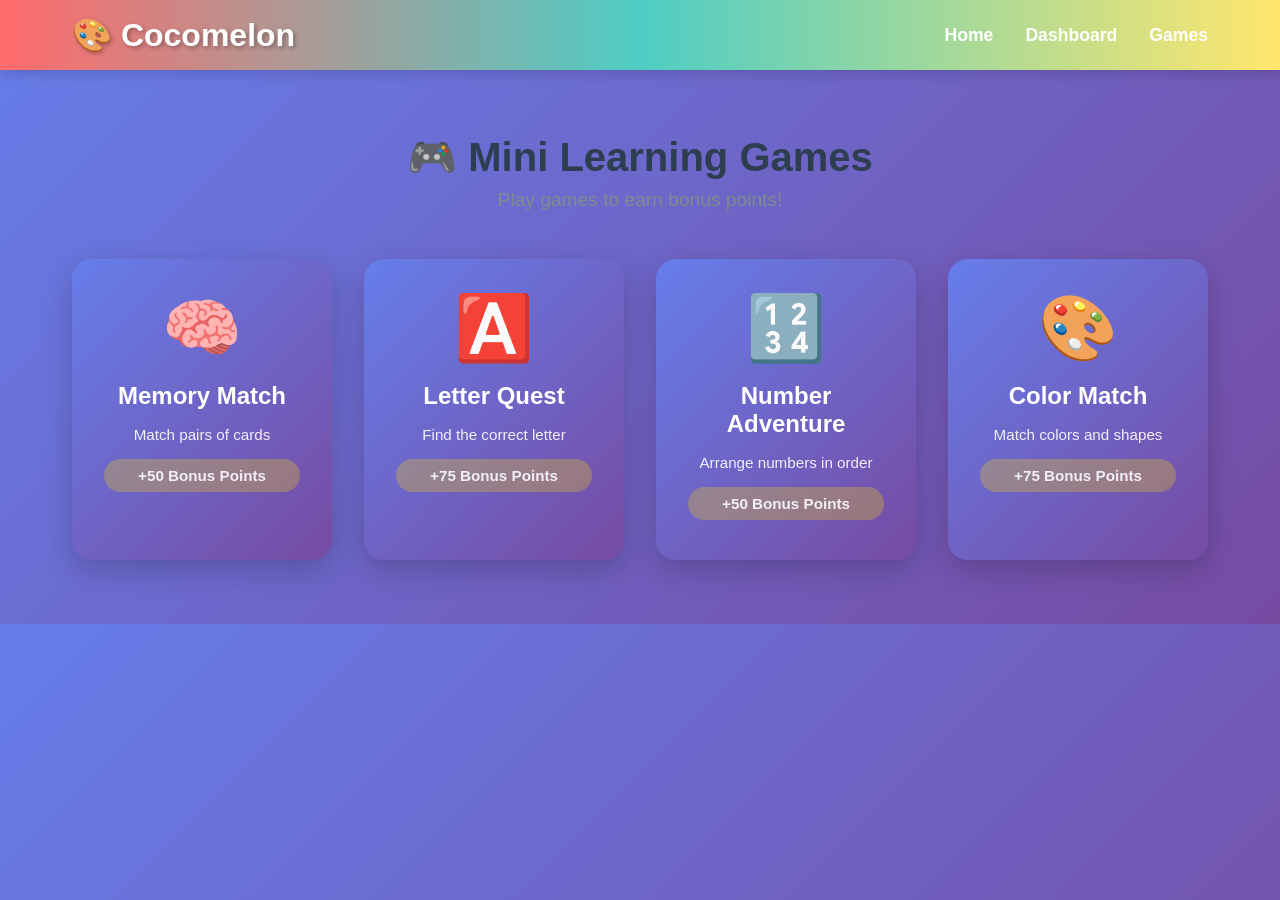
<file: games.html>
<!DOCTYPE html>
<html lang="en">
<head>
    <meta charset="UTF-8">
    <meta name="viewport" content="width=device-width, initial-scale=1.0">
    <title>Mini Games - Cocomelon Learning Hub</title>
    <link rel="stylesheet" href="style.css">
    <link rel="stylesheet" href="games.css">
</head>
<body>
    <!-- Navigation -->
    <nav class="navbar">
        <div class="nav-container">
            <div class="logo">🎨 Cocomelon</div>
            <ul class="nav-menu">
                <li><a href="index.html">Home</a></li>
                <li><a href="dashboard.html">Dashboard</a></li>
                <li><a href="games.html" class="active">Games</a></li>
            </ul>
        </div>
    </nav>

    <!-- Games Container -->
    <div class="games-container">
        <h1>🎮 Mini Learning Games</h1>
        <p class="subtitle">Play games to earn bonus points!</p>

        <div class="games-menu">
            <div class="game-menu-card" onclick="startGame('memory')">
                <div class="game-menu-icon">🧠</div>
                <h3>Memory Match</h3>
                <p>Match pairs of cards</p>
                <p class="reward">+50 Bonus Points</p>
            </div>

            <div class="game-menu-card" onclick="startGame('alphabet')">
                <div class="game-menu-icon">🅰️</div>
                <h3>Letter Quest</h3>
                <p>Find the correct letter</p>
                <p class="reward">+75 Bonus Points</p>
            </div>

            <div class="game-menu-card" onclick="startGame('numbers')">
                <div class="game-menu-icon">🔢</div>
                <h3>Number Adventure</h3>
                <p>Arrange numbers in order</p>
                <p class="reward">+50 Bonus Points</p>
            </div>

            <div class="game-menu-card" onclick="startGame('colors')">
                <div class="game-menu-icon">🎨</div>
                <h3>Color Match</h3>
                <p>Match colors and shapes</p>
                <p class="reward">+75 Bonus Points</p>
            </div>
        </div>
    </div>

    <!-- Memory Game -->
    <div id="memoryGameModal" class="game-modal">
        <div class="game-content">
            <div class="game-header">
                <h2>🧠 Memory Match</h2>
                <button class="close-game" onclick="closeGame()">&times;</button>
            </div>
            <div class="game-info">
                <p>Score: <span id="memoryScore">0</span>/8</p>
                <p>Time: <span id="memoryTime">0</span>s</p>
            </div>
            <div class="memory-grid" id="memoryGrid"></div>
            <button class="play-again-btn" onclick="resetMemoryGame()" style="display:none" id="memoryReplay">Play Again</button>
        </div>
    </div>

    <!-- Alphabet Game -->
    <div id="alphabetGameModal" class="game-modal">
        <div class="game-content">
            <div class="game-header">
                <h2>🅰️ Letter Quest</h2>
                <button class="close-game" onclick="closeGame()">&times;</button>
            </div>
            <div class="game-info">
                <p>Question: <span id="alphabetQuestion">1</span>/5</p>
                <p>Score: <span id="alphabetScore">0</span></p>
            </div>
            <div class="alphabet-game">
                <p id="alphabetPrompt" class="prompt">Find the letter...</p>
                <div class="alphabet-options" id="alphabetOptions"></div>
                <div class="progress-bar">
                    <div class="progress-fill" id="alphabetProgress" style="width: 0%"></div>
                </div>
            </div>
        </div>
    </div>

    <!-- Numbers Game -->
    <div id="numbersGameModal" class="game-modal">
        <div class="game-content">
            <div class="game-header">
                <h2>🔢 Number Adventure</h2>
                <button class="close-game" onclick="closeGame()">&times;</button>
            </div>
            <div class="game-info">
                <p>Question: <span id="numbersQuestion">1</span>/5</p>
                <p>Score: <span id="numbersScore">0</span></p>
            </div>
            <div class="numbers-game">
                <p class="prompt">Arrange these numbers from smallest to largest:</p>
                <div class="numbers-display" id="numbersDisplay"></div>
                <div class="draggable-numbers" id="draggableNumbers"></div>
                <button class="submit-btn" onclick="checkNumbersAnswer()">Submit Answer</button>
            </div>
        </div>
    </div>

    <!-- Colors Game -->
    <div id="colorsGameModal" class="game-modal">
        <div class="game-content">
            <div class="game-header">
                <h2>🎨 Color Match</h2>
                <button class="close-game" onclick="closeGame()">&times;</button>
            </div>
            <div class="game-info">
                <p>Question: <span id="colorsQuestion">1</span>/5</p>
                <p>Score: <span id="colorsScore">0</span></p>
            </div>
            <div class="colors-game">
                <p id="colorPrompt" class="prompt">Find the color...</p>
                <div class="color-options" id="colorOptions"></div>
                <div class="progress-bar">
                    <div class="progress-fill" id="colorProgress" style="width: 0%"></div>
                </div>
            </div>
        </div>
    </div>

    <!-- Game Over Modal -->
    <div id="gameOverModal" class="game-modal">
        <div class="game-over-content">
            <h2>🎉 Game Complete!</h2>
            <div class="game-over-stats">
                <p class="final-score">Score: <span id="finalScore">0</span></p>
                <p class="bonus-points">Bonus Points Earned: <span id="bonusPoints">0</span> ⭐</p>
            </div>
            <div class="game-over-buttons">
                <button onclick="playAgain()">Play Again</button>
                <button onclick="backToDashboard()">Back to Dashboard</button>
            </div>
        </div>
    </div>

    <script src="games.js"></script>
</body>
</html>
</file>
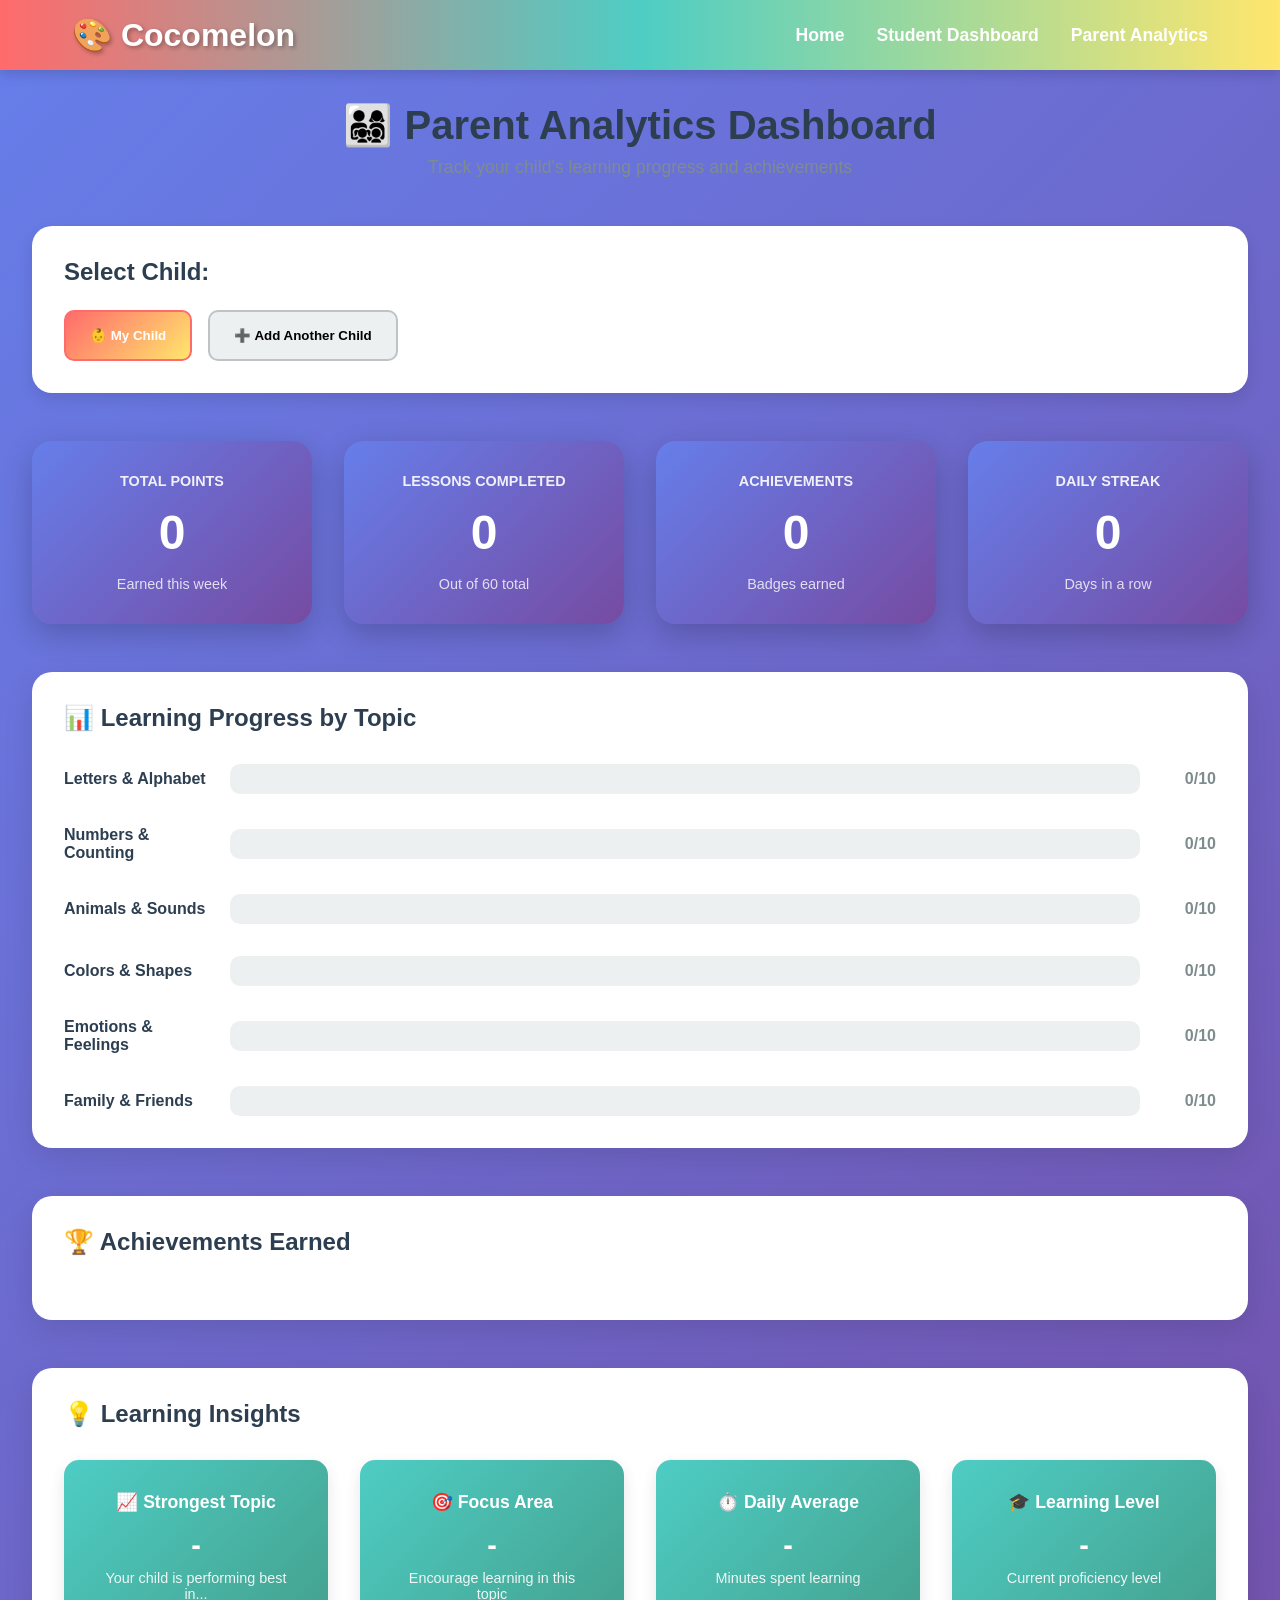
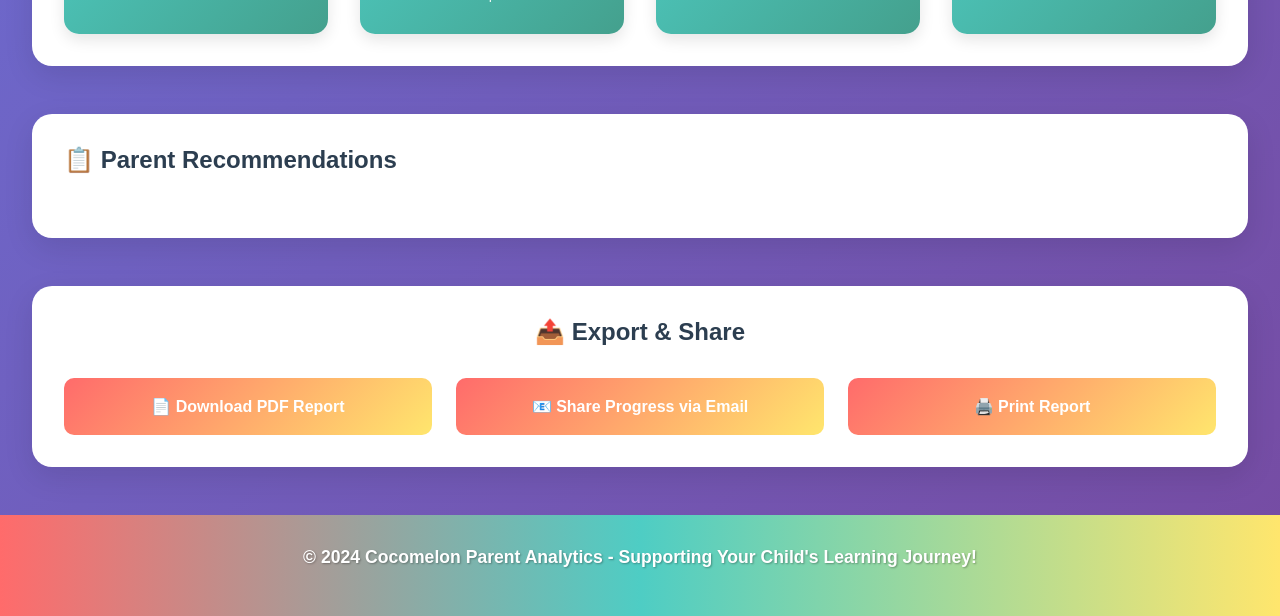
<file: parent-analytics.html>
<!DOCTYPE html>
<html lang="en">
<head>
    <meta charset="UTF-8">
    <meta name="viewport" content="width=device-width, initial-scale=1.0">
    <title>Parent Analytics - Cocomelon Learning Hub</title>
    <link rel="stylesheet" href="style.css">
    <link rel="stylesheet" href="parent-analytics.css">
</head>
<body>
    <!-- Navigation -->
    <nav class="navbar">
        <div class="nav-container">
            <div class="logo">🎨 Cocomelon</div>
            <ul class="nav-menu">
                <li><a href="index.html">Home</a></li>
                <li><a href="dashboard.html">Student Dashboard</a></li>
                <li><a href="parent-analytics.html" class="active">Parent Analytics</a></li>
            </ul>
        </div>
    </nav>

    <!-- Parent Analytics Container -->
    <div class="analytics-container">
        <header class="analytics-header">
            <h1>👨‍👩‍👧‍👦 Parent Analytics Dashboard</h1>
            <p>Track your child's learning progress and achievements</p>
        </header>

        <!-- Child Selection -->
        <section class="child-selection">
            <h2>Select Child:</h2>
            <div class="child-buttons">
                <button class="child-btn active" onclick="selectChild('default')">👶 My Child</button>
                <button class="child-btn" onclick="addChild()">➕ Add Another Child</button>
            </div>
        </section>

        <!-- Summary Cards -->
        <section class="summary-cards">
            <div class="summary-card">
                <h3>Total Points</h3>
                <p class="big-number" id="parentTotalPoints">0</p>
                <p class="subtitle">Earned this week</p>
            </div>
            <div class="summary-card">
                <h3>Lessons Completed</h3>
                <p class="big-number" id="parentLessonsCount">0</p>
                <p class="subtitle">Out of 60 total</p>
            </div>
            <div class="summary-card">
                <h3>Achievements</h3>
                <p class="big-number" id="parentAchievementsCount">0</p>
                <p class="subtitle">Badges earned</p>
            </div>
            <div class="summary-card">
                <h3>Daily Streak</h3>
                <p class="big-number" id="parentStreakCount">0</p>
                <p class="subtitle">Days in a row</p>
            </div>
        </section>

        <!-- Progress Charts -->
        <section class="charts-section">
            <div class="chart-container">
                <h2>📊 Learning Progress by Topic</h2>
                <div class="progress-bars">
                    <div class="topic-progress">
                        <label>Letters & Alphabet</label>
                        <div class="bar">
                            <div class="bar-fill" id="chart-alphabet" style="width: 0%; background: linear-gradient(90deg, #FF6B6B, #FFE66D);"></div>
                        </div>
                        <span id="chart-alphabet-text">0/10</span>
                    </div>
                    <div class="topic-progress">
                        <label>Numbers & Counting</label>
                        <div class="bar">
                            <div class="bar-fill" id="chart-numbers" style="width: 0%; background: linear-gradient(90deg, #4ECDC4, #44A08D);"></div>
                        </div>
                        <span id="chart-numbers-text">0/10</span>
                    </div>
                    <div class="topic-progress">
                        <label>Animals & Sounds</label>
                        <div class="bar">
                            <div class="bar-fill" id="chart-animals" style="width: 0%; background: linear-gradient(90deg, #9B59B6, #3498DB);"></div>
                        </div>
                        <span id="chart-animals-text">0/10</span>
                    </div>
                    <div class="topic-progress">
                        <label>Colors & Shapes</label>
                        <div class="bar">
                            <div class="bar-fill" id="chart-colors" style="width: 0%; background: linear-gradient(90deg, #E67E22, #E74C3C);"></div>
                        </div>
                        <span id="chart-colors-text">0/10</span>
                    </div>
                    <div class="topic-progress">
                        <label>Emotions & Feelings</label>
                        <div class="bar">
                            <div class="bar-fill" id="chart-emotions" style="width: 0%; background: linear-gradient(90deg, #F39C12, #E67E22);"></div>
                        </div>
                        <span id="chart-emotions-text">0/10</span>
                    </div>
                    <div class="topic-progress">
                        <label>Family & Friends</label>
                        <div class="bar">
                            <div class="bar-fill" id="chart-family" style="width: 0%; background: linear-gradient(90deg, #27AE60, #16A085);"></div>
                        </div>
                        <span id="chart-family-text">0/10</span>
                    </div>
                </div>
            </div>
        </section>

        <!-- Achievements Showcase -->
        <section class="achievements-showcase">
            <h2>🏆 Achievements Earned</h2>
            <div class="achievements-display" id="parentAchievements">
                <!-- Populated by JavaScript -->
            </div>
        </section>

        <!-- Learning Insights -->
        <section class="insights-section">
            <h2>💡 Learning Insights</h2>
            <div class="insights-grid">
                <div class="insight-card">
                    <h3>📈 Strongest Topic</h3>
                    <p id="strongestTopic" class="insight-value">-</p>
                    <p class="insight-desc">Your child is performing best in...</p>
                </div>
                <div class="insight-card">
                    <h3>🎯 Focus Area</h3>
                    <p id="focusArea" class="insight-value">-</p>
                    <p class="insight-desc">Encourage learning in this topic</p>
                </div>
                <div class="insight-card">
                    <h3>⏱️ Daily Average</h3>
                    <p id="dailyAverage" class="insight-value">-</p>
                    <p class="insight-desc">Minutes spent learning</p>
                </div>
                <div class="insight-card">
                    <h3>🎓 Learning Level</h3>
                    <p id="learningLevel" class="insight-value">-</p>
                    <p class="insight-desc">Current proficiency level</p>
                </div>
            </div>
        </section>

        <!-- Recommendations -->
        <section class="recommendations">
            <h2>📋 Parent Recommendations</h2>
            <div class="recommendation-list" id="recommendationList">
                <!-- Populated by JavaScript -->
            </div>
        </section>

        <!-- Export & Share -->
        <section class="export-section">
            <h2>📤 Export & Share</h2>
            <div class="export-buttons">
                <button onclick="exportPDF()">📄 Download PDF Report</button>
                <button onclick="shareProgress()">📧 Share Progress via Email</button>
                <button onclick="printReport()">🖨️ Print Report</button>
            </div>
        </section>
    </div>

    <!-- Footer -->
    <footer class="footer">
        <div class="footer-content">
            <p>&copy; 2024 Cocomelon Parent Analytics - Supporting Your Child's Learning Journey!</p>
        </div>
    </footer>

    <script src="parent-analytics.js"></script>
</body>
</html>
</file>
<file: style.css>
* {
    margin: 0;
    padding: 0;
    box-sizing: border-box;
}

:root {
    --primary-color: #FF6B6B;
    --secondary-color: #4ECDC4;
    --accent-color: #FFE66D;
    --dark-color: #2C3E50;
    --light-color: #ECF0F1;
    --purple: #9B59B6;
    --orange: #E67E22;
    --green: #27AE60;
    --blue: #3498DB;
}

body {
    font-family: 'Arial', 'Helvetica', sans-serif;
    background: linear-gradient(135deg, #667eea 0%, #764ba2 100%);
    color: var(--dark-color);
    overflow-x: hidden;
}

/* Navigation */
.navbar {
    background: linear-gradient(90deg, #FF6B6B, #4ECDC4, #FFE66D);
    padding: 1rem 0;
    position: sticky;
    top: 0;
    z-index: 1000;
    box-shadow: 0 4px 12px rgba(0, 0, 0, 0.15);
}

.nav-container {
    max-width: 1200px;
    margin: 0 auto;
    display: flex;
    justify-content: space-between;
    align-items: center;
    padding: 0 2rem;
    flex-wrap: wrap;
}

.logo {
    font-size: 2rem;
    font-weight: bold;
    color: white;
    text-shadow: 2px 2px 4px rgba(0, 0, 0, 0.3);
}

.nav-menu {
    display: flex;
    list-style: none;
    gap: 2rem;
}

.nav-menu a {
    color: white;
    text-decoration: none;
    font-weight: bold;
    font-size: 1.1rem;
    transition: transform 0.3s ease, text-shadow 0.3s ease;
}

.nav-menu a:hover {
    transform: scale(1.1);
    text-shadow: 0 0 10px rgba(255, 255, 255, 0.8);
}

.music-toggle {
    margin-left: auto;
}

.music-btn {
    background: white;
    color: var(--primary-color);
    border: none;
    padding: 0.7rem 1.5rem;
    border-radius: 25px;
    font-weight: bold;
    cursor: pointer;
    transition: all 0.3s ease;
    box-shadow: 0 4px 8px rgba(0, 0, 0, 0.2);
}

.music-btn:hover {
    transform: scale(1.05);
    box-shadow: 0 6px 12px rgba(0, 0, 0, 0.3);
}

/* Hero Section */
.hero {
    max-width: 1200px;
    margin: 2rem auto;
    padding: 3rem 2rem;
    display: grid;
    grid-template-columns: 1fr 1fr;
    gap: 3rem;
    align-items: center;
    background: linear-gradient(135deg, #667eea 0%, #764ba2 100%);
    border-radius: 20px;
    box-shadow: 0 10px 30px rgba(0, 0, 0, 0.2);
}

.hero-content h1 {
    font-size: 3rem;
    color: white;
    margin-bottom: 1rem;
    text-shadow: 2px 2px 4px rgba(0, 0, 0, 0.3);
    animation: bounce 2s infinite;
}

.hero-content p {
    font-size: 1.3rem;
    color: #f0f0f0;
    margin-bottom: 2rem;
}

.cta-btn {
    background: linear-gradient(90deg, #FF6B6B, #FFE66D);
    color: white;
    border: none;
    padding: 1rem 2.5rem;
    font-size: 1.2rem;
    border-radius: 50px;
    cursor: pointer;
    font-weight: bold;
    transition: all 0.3s ease;
    box-shadow: 0 6px 15px rgba(0, 0, 0, 0.2);
}

.cta-btn:hover {
    transform: scale(1.1) rotate(2deg);
    box-shadow: 0 8px 20px rgba(0, 0, 0, 0.3);
}

.hero-animation {
    position: relative;
    height: 300px;
}

.bouncing-ball {
    position: absolute;
    width: 80px;
    height: 80px;
    background: radial-gradient(circle at 30% 30%, #FFE66D, #FF6B6B);
    border-radius: 50%;
    animation: bounce 2s infinite;
    top: 50px;
    left: 100px;
    box-shadow: 0 8px 15px rgba(0, 0, 0, 0.2);
}

.floating-star {
    position: absolute;
    font-size: 4rem;
    animation: float 3s ease-in-out infinite;
    top: 20px;
    right: 50px;
}

.floating-heart {
    position: absolute;
    font-size: 4rem;
    animation: float 3.5s ease-in-out infinite;
    bottom: 20px;
    left: 50px;
}

@keyframes bounce {
    0%, 100% {
        transform: translateY(0);
    }
    50% {
        transform: translateY(-20px);
    }
}

@keyframes float {
    0%, 100% {
        transform: translateY(0px) rotate(0deg);
    }
    50% {
        transform: translateY(-30px) rotate(10deg);
    }
}

/* Videos Section */
.videos-section {
    max-width: 1200px;
    margin: 3rem auto;
    padding: 2rem;
    background: white;
    border-radius: 20px;
    box-shadow: 0 10px 30px rgba(0, 0, 0, 0.1);
}

.videos-section h2 {
    font-size: 2.5rem;
    text-align: center;
    margin-bottom: 3rem;
    color: var(--dark-color);
    animation: colorPulse 3s infinite;
}

.videos-grid {
    display: grid;
    grid-template-columns: repeat(auto-fit, minmax(250px, 1fr));
    gap: 2rem;
}

.video-card {
    background: linear-gradient(135deg, #667eea 0%, #764ba2 100%);
    border-radius: 15px;
    overflow: hidden;
    transition: all 0.3s ease;
    cursor: pointer;
    box-shadow: 0 6px 15px rgba(0, 0, 0, 0.15);
}

.video-card:hover {
    transform: translateY(-10px) scale(1.05);
    box-shadow: 0 12px 25px rgba(0, 0, 0, 0.25);
}

.video-placeholder {
    background: linear-gradient(135deg, #FF6B6B, #FFE66D);
    height: 200px;
    display: flex;
    align-items: center;
    justify-content: center;
    font-size: 5rem;
    color: white;
}

.video-card h3 {
    color: white;
    padding: 1rem 1.5rem 0;
    font-size: 1.3rem;
}

.video-card p {
    color: #f0f0f0;
    padding: 0.5rem 1.5rem;
    font-size: 0.95rem;
}

.play-btn {
    background: white;
    color: var(--primary-color);
    border: none;
    padding: 0.8rem 1.5rem;
    margin: 1rem 1.5rem 1.5rem;
    border-radius: 25px;
    font-weight: bold;
    cursor: pointer;
    transition: all 0.3s ease;
}

.play-btn:hover {
    transform: scale(1.1);
    box-shadow: 0 6px 12px rgba(0, 0, 0, 0.2);
}

/* Learning Section */
.learning-section {
    max-width: 1200px;
    margin: 3rem auto;
    padding: 2rem;
    background: white;
    border-radius: 20px;
    box-shadow: 0 10px 30px rgba(0, 0, 0, 0.1);
}

.learning-section h2 {
    font-size: 2.5rem;
    text-align: center;
    margin-bottom: 3rem;
    color: var(--dark-color);
    animation: colorPulse 3s infinite;
}

.learning-grid {
    display: grid;
    grid-template-columns: repeat(auto-fit, minmax(280px, 1fr));
    gap: 2rem;
}

.learning-card {
    background: linear-gradient(135deg, #FFE66D 0%, #FF6B6B 100%);
    border-radius: 15px;
    padding: 2rem;
    text-align: center;
    transition: all 0.3s ease;
    box-shadow: 0 6px 15px rgba(0, 0, 0, 0.15);
    cursor: pointer;
}

.learning-card:hover {
    transform: translateY(-10px) rotate(2deg);
    box-shadow: 0 12px 25px rgba(0, 0, 0, 0.25);
}

.card-icon {
    font-size: 4rem;
    margin-bottom: 1rem;
    animation: float 3s ease-in-out infinite;
}

.learning-card h3 {
    color: white;
    font-size: 1.5rem;
    margin-bottom: 1rem;
    text-shadow: 2px 2px 4px rgba(0, 0, 0, 0.2);
}

.learning-card p {
    color: white;
    margin-bottom: 1.5rem;
    line-height: 1.6;
}

.content-preview {
    background: rgba(255, 255, 255, 0.3);
    padding: 1rem;
    border-radius: 10px;
    color: white;
    font-weight: bold;
    font-size: 1.1rem;
}

/* Games Section */
.games-section {
    max-width: 1200px;
    margin: 3rem auto;
    padding: 2rem;
    background: white;
    border-radius: 20px;
    box-shadow: 0 10px 30px rgba(0, 0, 0, 0.1);
}

.games-section h2 {
    font-size: 2.5rem;
    text-align: center;
    margin-bottom: 3rem;
    color: var(--dark-color);
    animation: colorPulse 3s infinite;
}

.games-grid {
    display: grid;
    grid-template-columns: repeat(auto-fit, minmax(250px, 1fr));
    gap: 2rem;
}

.game-card {
    background: linear-gradient(135deg, #4ECDC4 0%, #44A08D 100%);
    border-radius: 15px;
    padding: 2rem;
    text-align: center;
    transition: all 0.3s ease;
    box-shadow: 0 6px 15px rgba(0, 0, 0, 0.15);
    cursor: pointer;
}

.game-card:hover {
    transform: scale(1.08) rotate(-2deg);
    box-shadow: 0 12px 25px rgba(0, 0, 0, 0.25);
}

.game-emoji {
    font-size: 3.5rem;
    display: block;
    margin-bottom: 1rem;
    animation: bounce 2s infinite;
}

.game-card h3 {
    color: white;
    font-size: 1.3rem;
    margin-bottom: 0.8rem;
}

.game-card p {
    color: #f0f0f0;
}

/* Parents Section */
.parents-section {
    max-width: 1200px;
    margin: 3rem auto;
    padding: 2rem;
    background: white;
    border-radius: 20px;
    box-shadow: 0 10px 30px rgba(0, 0, 0, 0.1);
}

.parents-section h2 {
    font-size: 2.5rem;
    text-align: center;
    margin-bottom: 3rem;
    color: var(--dark-color);
    animation: colorPulse 3s infinite;
}

.parents-content {
    display: grid;
    grid-template-columns: repeat(auto-fit, minmax(250px, 1fr));
    gap: 2rem;
}

.parent-card {
    background: linear-gradient(135deg, #9B59B6 0%, #3498DB 100%);
    border-radius: 15px;
    padding: 2rem;
    color: white;
    box-shadow: 0 6px 15px rgba(0, 0, 0, 0.15);
    transition: all 0.3s ease;
}

.parent-card:hover {
    transform: translateY(-10px);
    box-shadow: 0 12px 25px rgba(0, 0, 0, 0.25);
}

.parent-card h3 {
    font-size: 1.3rem;
    margin-bottom: 1rem;
}

.parent-card p {
    line-height: 1.6;
    font-size: 0.95rem;
}

/* Footer */
.footer {
    background: linear-gradient(90deg, #FF6B6B, #4ECDC4, #FFE66D);
    color: white;
    text-align: center;
    padding: 2rem;
    margin-top: 3rem;
}

.footer-content {
    max-width: 1200px;
    margin: 0 auto;
}

.footer-content p {
    font-size: 1.1rem;
    font-weight: bold;
    margin-bottom: 1rem;
    text-shadow: 1px 1px 2px rgba(0, 0, 0, 0.3);
}

.social-links {
    display: flex;
    justify-content: center;
    gap: 1.5rem;
}

.social-icon {
    font-size: 2rem;
    transition: transform 0.3s ease;
}

.social-icon:hover {
    transform: scale(1.2) rotate(10deg);
}

/* Animations */
@keyframes colorPulse {
    0%, 100% {
        color: var(--primary-color);
    }
    25% {
        color: var(--secondary-color);
    }
    50% {
        color: var(--accent-color);
    }
    75% {
        color: var(--purple);
    }
}

/* Responsive Design */
@media (max-width: 768px) {
    .nav-container {
        flex-direction: column;
        gap: 1rem;
    }

    .nav-menu {
        flex-direction: column;
        gap: 1rem;
        width: 100%;
        text-align: center;
    }

    .hero {
        grid-template-columns: 1fr;
        gap: 2rem;
        padding: 2rem 1rem;
    }

    .hero-content h1 {
        font-size: 2rem;
    }

    .hero-animation {
        height: 200px;
    }

    .bouncing-ball {
        width: 60px;
        height: 60px;
        top: 30px;
        left: 50px;
    }

    .floating-star,
    .floating-heart {
        font-size: 2.5rem;
    }

    .videos-section,
    .learning-section,
    .games-section,
    .parents-section {
        padding: 1.5rem;
        margin: 2rem auto;
    }

    .videos-section h2,
    .learning-section h2,
    .games-section h2,
    .parents-section h2 {
        font-size: 1.8rem;
        margin-bottom: 2rem;
    }

    .videos-grid,
    .learning-grid,
    .games-grid,
    .parents-content {
        grid-template-columns: 1fr;
    }

    .card-icon {
        font-size: 3rem;
    }

    .game-emoji {
        font-size: 2.5rem;
    }
}

@media (max-width: 480px) {
    .logo {
        font-size: 1.5rem;
    }

    .hero-content h1 {
        font-size: 1.5rem;
    }

    .hero-content p {
        font-size: 1rem;
    }

    .cta-btn {
        padding: 0.8rem 1.5rem;
        font-size: 1rem;
    }

    .music-btn {
        padding: 0.6rem 1rem;
        font-size: 0.9rem;
    }

    .videos-section h2,
    .learning-section h2,
    .games-section h2,
    .parents-section h2 {
        font-size: 1.5rem;
    }

    .video-placeholder,
    .card-icon {
        font-size: 3rem;
    }

    .footer-content p {
        font-size: 0.9rem;
    }
}
</file>
<file: games.css>
/* Mini Games Styles */

.games-container {
    max-width: 1200px;
    margin: 2rem auto;
    padding: 2rem;
}

.games-container h1 {
    font-size: 2.5rem;
    text-align: center;
    color: #2C3E50;
    margin-bottom: 0.5rem;
    animation: bounce 2s infinite;
}

.subtitle {
    text-align: center;
    font-size: 1.2rem;
    color: #7F8C8D;
    margin-bottom: 3rem;
}

.games-menu {
    display: grid;
    grid-template-columns: repeat(auto-fit, minmax(250px, 1fr));
    gap: 2rem;
}

.game-menu-card {
    background: linear-gradient(135deg, #667eea 0%, #764ba2 100%);
    border-radius: 20px;
    padding: 2rem;
    text-align: center;
    color: white;
    cursor: pointer;
    transition: all 0.3s ease;
    box-shadow: 0 10px 30px rgba(0, 0, 0, 0.2);
}

.game-menu-card:hover {
    transform: translateY(-15px) scale(1.05);
    box-shadow: 0 15px 40px rgba(0, 0, 0, 0.3);
}

.game-menu-icon {
    font-size: 4rem;
    margin-bottom: 1rem;
    animation: float 3s ease-in-out infinite;
}

.game-menu-card h3 {
    font-size: 1.5rem;
    margin: 1rem 0;
}

.game-menu-card p {
    font-size: 0.95rem;
    margin: 0.5rem 0;
    opacity: 0.9;
}

.reward {
    background: rgba(255, 215, 0, 0.3);
    padding: 0.5rem 1rem;
    border-radius: 20px;
    font-weight: bold;
    margin-top: 1rem !important;
}

/* Game Modal */
.game-modal {
    display: none;
    position: fixed;
    z-index: 1000;
    left: 0;
    top: 0;
    width: 100%;
    height: 100%;
    background-color: rgba(0, 0, 0, 0.5);
    animation: fadeIn 0.3s ease;
}

.game-content,
.game-over-content {
    background: linear-gradient(135deg, #667eea 0%, #764ba2 100%);
    margin: 2rem auto;
    padding: 2rem;
    border-radius: 20px;
    max-width: 600px;
    color: white;
    box-shadow: 0 15px 50px rgba(0, 0, 0, 0.3);
    animation: slideUp 0.3s ease;
}

.game-header {
    display: flex;
    justify-content: space-between;
    align-items: center;
    margin-bottom: 1.5rem;
}

.game-header h2 {
    margin: 0;
    font-size: 2rem;
}

.close-game {
    background: rgba(255, 255, 255, 0.2);
    border: none;
    color: white;
    font-size: 2rem;
    cursor: pointer;
    padding: 0;
    width: 40px;
    height: 40px;
    border-radius: 50%;
    transition: all 0.3s ease;
}

.close-game:hover {
    background: rgba(255, 255, 255, 0.4);
    transform: rotate(90deg);
}

.game-info {
    display: flex;
    justify-content: space-around;
    margin-bottom: 2rem;
    background: rgba(255, 255, 255, 0.1);
    padding: 1rem;
    border-radius: 10px;
}

.game-info p {
    margin: 0;
    font-weight: bold;
    font-size: 1.1rem;
}

/* Memory Game */
.memory-grid {
    display: grid;
    grid-template-columns: repeat(4, 1fr);
    gap: 1rem;
    margin-bottom: 2rem;
}

.memory-card {
    aspect-ratio: 1;
    background: linear-gradient(135deg, #FFE66D, #FF6B6B);
    border: 2px solid white;
    border-radius: 10px;
    cursor: pointer;
    font-size: 2rem;
    display: flex;
    align-items: center;
    justify-content: center;
    transition: all 0.3s ease;
    user-select: none;
}

.memory-card:hover:not(.flipped):not(.matched) {
    transform: scale(1.1);
    box-shadow: 0 6px 15px rgba(0, 0, 0, 0.2);
}

.memory-card.flipped {
    background: linear-gradient(135deg, #4ECDC4, #44A08D);
    color: white;
}

.memory-card.matched {
    opacity: 0.5;
    cursor: not-allowed;
}

/* Alphabet Game */
.alphabet-game {
    text-align: center;
}

.prompt {
    font-size: 1.3rem;
    margin-bottom: 2rem;
    background: rgba(255, 255, 255, 0.1);
    padding: 1.5rem;
    border-radius: 10px;
}

.alphabet-options,
.color-options {
    display: grid;
    grid-template-columns: repeat(3, 1fr);
    gap: 1rem;
    margin-bottom: 2rem;
}

.option-btn {
    background: rgba(255, 255, 255, 0.2);
    border: 2px solid white;
    color: white;
    padding: 1.5rem;
    border-radius: 10px;
    font-size: 1.5rem;
    cursor: pointer;
    transition: all 0.3s ease;
    font-weight: bold;
}

.option-btn:hover {
    background: rgba(255, 255, 255, 0.4);
    transform: scale(1.1);
}

.option-btn.correct {
    background: #27AE60;
    border-color: #27AE60;
    animation: bounce 0.5s ease;
}

.option-btn.incorrect {
    background: #E74C3C;
    border-color: #E74C3C;
    animation: shake 0.5s ease;
}

/* Numbers Game */
.numbers-game {
    text-align: center;
}

.numbers-display {
    background: rgba(255, 255, 255, 0.2);
    padding: 2rem;
    border-radius: 10px;
    margin-bottom: 2rem;
    min-height: 100px;
    display: flex;
    align-items: center;
    justify-content: center;
    gap: 1rem;
    flex-wrap: wrap;
}

.draggable-numbers {
    display: grid;
    grid-template-columns: repeat(5, 1fr);
    gap: 1rem;
    margin-bottom: 2rem;
}

.number-item {
    background: rgba(255, 255, 255, 0.3);
    border: 2px solid white;
    padding: 1.5rem;
    border-radius: 10px;
    font-size: 1.5rem;
    font-weight: bold;
    cursor: move;
    transition: all 0.3s ease;
}

.number-item:hover {
    background: rgba(255, 255, 255, 0.5);
    transform: scale(1.1);
}

.number-item.placed {
    opacity: 0.5;
}

.submit-btn {
    background: white;
    color: #667eea;
    border: none;
    padding: 1rem 2rem;
    border-radius: 25px;
    font-weight: bold;
    font-size: 1rem;
    cursor: pointer;
    transition: all 0.3s ease;
}

.submit-btn:hover {
    transform: scale(1.05);
    box-shadow: 0 6px 15px rgba(0, 0, 0, 0.2);
}

/* Colors Game */
.colors-game {
    text-align: center;
}

.color-option {
    width: 100px;
    height: 100px;
    border-radius: 10px;
    border: 3px solid white;
    cursor: pointer;
    transition: all 0.3s ease;
}

.color-option:hover {
    transform: scale(1.1);
    box-shadow: 0 6px 15px rgba(0, 0, 0, 0.2);
}

.color-option.correct {
    border-color: #FFD700;
    box-shadow: 0 0 20px rgba(255, 215, 0, 0.8);
}

.color-option.incorrect {
    opacity: 0.3;
}

/* Progress Bar */
.progress-bar {
    background: rgba(255, 255, 255, 0.2);
    border-radius: 10px;
    height: 20px;
    overflow: hidden;
    margin-top: 1rem;
}

.progress-fill {
    height: 100%;
    background: linear-gradient(90deg, #FFE66D, #FF6B6B);
    transition: width 0.3s ease;
}

/* Game Over */
.game-over-content {
    text-align: center;
}

.game-over-content h2 {
    font-size: 2.5rem;
    margin-bottom: 2rem;
    animation: bounce 0.5s ease;
}

.game-over-stats {
    background: rgba(255, 255, 255, 0.1);
    padding: 2rem;
    border-radius: 10px;
    margin-bottom: 2rem;
}

.final-score {
    font-size: 1.8rem;
    margin-bottom: 1rem;
}

.bonus-points {
    font-size: 1.5rem;
    color: #FFD700;
    font-weight: bold;
}

.game-over-buttons {
    display: grid;
    grid-template-columns: 1fr 1fr;
    gap: 1rem;
}

.game-over-buttons button {
    background: white;
    color: #667eea;
    border: none;
    padding: 1rem;
    border-radius: 10px;
    font-weight: bold;
    font-size: 1rem;
    cursor: pointer;
    transition: all 0.3s ease;
}

.game-over-buttons button:hover {
    transform: scale(1.05);
    box-shadow: 0 6px 15px rgba(0, 0, 0, 0.2);
}

/* Animations */
@keyframes bounce {
    0%, 100% { transform: translateY(0); }
    50% { transform: translateY(-20px); }
}

@keyframes float {
    0%, 100% { transform: translateY(0px); }
    50% { transform: translateY(-15px); }
}

@keyframes shake {
    0%, 100% { transform: translateX(0); }
    10%, 30%, 50%, 70%, 90% { transform: translateX(-10px); }
    20%, 40%, 60%, 80% { transform: translateX(10px); }
}

@keyframes fadeIn {
    from { opacity: 0; }
    to { opacity: 1; }
}

@keyframes slideUp {
    from {
        transform: translateY(50px);
        opacity: 0;
    }
    to {
        transform: translateY(0);
        opacity: 1;
    }
}

/* Responsive Design */
@media (max-width: 768px) {
    .game-content,
    .game-over-content {
        margin: 20% auto;
        padding: 1.5rem;
    }

    .memory-grid {
        grid-template-columns: repeat(3, 1fr);
        gap: 0.5rem;
    }

    .alphabet-options,
    .color-options {
        grid-template-columns: repeat(2, 1fr);
    }

    .draggable-numbers {
        grid-template-columns: repeat(3, 1fr);
    }

    .game-over-buttons {
        grid-template-columns: 1fr;
    }
}

@media (max-width: 480px) {
    .games-container h1 {
        font-size: 1.5rem;
    }

    .games-menu {
        grid-template-columns: 1fr;
    }

    .memory-grid {
        grid-template-columns: repeat(2, 1fr);
    }

    .alphabet-options,
    .color-options {
        grid-template-columns: 1fr;
    }
}
</file>
<file: parent-analytics.css>
/* Parent Analytics Styles */

.analytics-container {
    max-width: 1400px;
    margin: 2rem auto;
    padding: 0 2rem;
}

.analytics-header {
    text-align: center;
    margin-bottom: 3rem;
}

.analytics-header h1 {
    font-size: 2.5rem;
    color: #2C3E50;
    margin-bottom: 0.5rem;
}

.analytics-header p {
    font-size: 1.1rem;
    color: #7F8C8D;
}

/* Child Selection */
.child-selection {
    margin-bottom: 3rem;
    background: white;
    padding: 2rem;
    border-radius: 20px;
    box-shadow: 0 6px 15px rgba(0, 0, 0, 0.1);
}

.child-selection h2 {
    color: #2C3E50;
    margin-bottom: 1.5rem;
}

.child-buttons {
    display: flex;
    gap: 1rem;
}

.child-btn {
    background: #ECF0F1;
    border: 2px solid #BDC3C7;
    padding: 1rem 1.5rem;
    border-radius: 10px;
    cursor: pointer;
    font-weight: bold;
    transition: all 0.3s ease;
}

.child-btn:hover {
    transform: translateY(-3px);
    border-color: #FF6B6B;
}

.child-btn.active {
    background: linear-gradient(135deg, #FF6B6B, #FFE66D);
    color: white;
    border-color: #FF6B6B;
}

/* Summary Cards */
.summary-cards {
    display: grid;
    grid-template-columns: repeat(auto-fit, minmax(250px, 1fr));
    gap: 2rem;
    margin-bottom: 3rem;
}

.summary-card {
    background: linear-gradient(135deg, #667eea 0%, #764ba2 100%);
    border-radius: 20px;
    padding: 2rem;
    color: white;
    text-align: center;
    box-shadow: 0 10px 30px rgba(0, 0, 0, 0.2);
    transition: all 0.3s ease;
}

.summary-card:hover {
    transform: translateY(-10px);
    box-shadow: 0 15px 40px rgba(0, 0, 0, 0.3);
}

.summary-card h3 {
    margin: 0;
    font-size: 0.9rem;
    text-transform: uppercase;
    opacity: 0.9;
}

.big-number {
    font-size: 3rem;
    font-weight: bold;
    margin: 1rem 0;
}

.subtitle {
    font-size: 0.9rem;
    opacity: 0.8;
    margin: 0;
}

/* Charts Section */
.charts-section {
    background: white;
    border-radius: 20px;
    padding: 2rem;
    margin-bottom: 3rem;
    box-shadow: 0 10px 30px rgba(0, 0, 0, 0.1);
}

.charts-section h2 {
    color: #2C3E50;
    margin-bottom: 2rem;
    animation: colorPulse 3s infinite;
}

.progress-bars {
    display: grid;
    gap: 2rem;
}

.topic-progress {
    display: grid;
    grid-template-columns: 150px 1fr 60px;
    gap: 1rem;
    align-items: center;
}

.topic-progress label {
    font-weight: bold;
    color: #2C3E50;
}

.bar {
    background: #ECF0F1;
    border-radius: 10px;
    height: 30px;
    overflow: hidden;
    position: relative;
}

.bar-fill {
    height: 100%;
    border-radius: 10px;
    transition: width 0.5s ease;
    display: flex;
    align-items: center;
    justify-content: center;
    color: white;
    font-weight: bold;
    font-size: 0.8rem;
}

.topic-progress span {
    text-align: right;
    color: #7F8C8D;
    font-weight: bold;
}

/* Achievements Showcase */
.achievements-showcase {
    background: white;
    border-radius: 20px;
    padding: 2rem;
    margin-bottom: 3rem;
    box-shadow: 0 10px 30px rgba(0, 0, 0, 0.1);
}

.achievements-showcase h2 {
    color: #2C3E50;
    margin-bottom: 2rem;
    animation: colorPulse 3s infinite;
}

.achievements-display {
    display: grid;
    grid-template-columns: repeat(auto-fill, minmax(120px, 1fr));
    gap: 2rem;
}

.achievement-item {
    text-align: center;
    padding: 1rem;
    background: linear-gradient(135deg, #FFE66D, #FF6B6B);
    border-radius: 15px;
    box-shadow: 0 6px 15px rgba(0, 0, 0, 0.1);
    transition: all 0.3s ease;
}

.achievement-item:hover {
    transform: scale(1.1);
}

.achievement-item.locked {
    background: #ECF0F1;
    opacity: 0.5;
}

.achievement-icon {
    font-size: 3rem;
    margin-bottom: 0.5rem;
}

.achievement-title {
    font-weight: bold;
    color: white;
    font-size: 0.9rem;
}

.achievement-item.locked .achievement-title {
    color: #7F8C8D;
}

/* Insights Section */
.insights-section {
    background: white;
    border-radius: 20px;
    padding: 2rem;
    margin-bottom: 3rem;
    box-shadow: 0 10px 30px rgba(0, 0, 0, 0.1);
}

.insights-section h2 {
    color: #2C3E50;
    margin-bottom: 2rem;
    animation: colorPulse 3s infinite;
}

.insights-grid {
    display: grid;
    grid-template-columns: repeat(auto-fit, minmax(250px, 1fr));
    gap: 2rem;
}

.insight-card {
    background: linear-gradient(135deg, #4ECDC4, #44A08D);
    border-radius: 15px;
    padding: 2rem;
    color: white;
    text-align: center;
    box-shadow: 0 6px 15px rgba(0, 0, 0, 0.1);
    transition: all 0.3s ease;
}

.insight-card:hover {
    transform: translateY(-5px);
    box-shadow: 0 12px 25px rgba(0, 0, 0, 0.2);
}

.insight-card h3 {
    margin: 0 0 1rem 0;
    font-size: 1.1rem;
}

.insight-value {
    font-size: 1.8rem;
    font-weight: bold;
    margin: 0.5rem 0;
}

.insight-desc {
    font-size: 0.9rem;
    opacity: 0.9;
    margin: 0;
}

/* Recommendations */
.recommendations {
    background: white;
    border-radius: 20px;
    padding: 2rem;
    margin-bottom: 3rem;
    box-shadow: 0 10px 30px rgba(0, 0, 0, 0.1);
}

.recommendations h2 {
    color: #2C3E50;
    margin-bottom: 2rem;
    animation: colorPulse 3s infinite;
}

.recommendation-list {
    display: grid;
    gap: 1.5rem;
}

.recommendation-item {
    background: linear-gradient(135deg, #9B59B6, #3498DB);
    border-radius: 10px;
    padding: 1.5rem;
    color: white;
    border-left: 4px solid white;
}

.recommendation-item h4 {
    margin: 0 0 0.5rem 0;
}

.recommendation-item p {
    margin: 0;
    opacity: 0.9;
}

/* Export Section */
.export-section {
    background: white;
    border-radius: 20px;
    padding: 2rem;
    text-align: center;
    box-shadow: 0 10px 30px rgba(0, 0, 0, 0.1);
}

.export-section h2 {
    color: #2C3E50;
    margin-bottom: 2rem;
}

.export-buttons {
    display: grid;
    grid-template-columns: repeat(auto-fit, minmax(200px, 1fr));
    gap: 1.5rem;
}

.export-buttons button {
    background: linear-gradient(135deg, #FF6B6B, #FFE66D);
    color: white;
    border: none;
    padding: 1.2rem;
    border-radius: 10px;
    font-weight: bold;
    cursor: pointer;
    transition: all 0.3s ease;
    font-size: 1rem;
}

.export-buttons button:hover {
    transform: translateY(-3px);
    box-shadow: 0 6px 15px rgba(0, 0, 0, 0.2);
}

/* Animations */
@keyframes colorPulse {
    0%, 100% { color: #FF6B6B; }
    25% { color: #4ECDC4; }
    50% { color: #FFE66D; }
    75% { color: #9B59B6; }
}

/* Responsive Design */
@media (max-width: 768px) {
    .analytics-container {
        padding: 0 1rem;
    }

    .topic-progress {
        grid-template-columns: 120px 1fr 50px;
    }

    .insights-grid {
        grid-template-columns: 1fr;
    }

    .export-buttons {
        grid-template-columns: 1fr;
    }
}

@media (max-width: 480px) {
    .analytics-header h1 {
        font-size: 1.5rem;
    }

    .summary-cards {
        grid-template-columns: 1fr;
    }

    .big-number {
        font-size: 2rem;
    }

    .achievements-display {
        grid-template-columns: repeat(auto-fill, minmax(100px, 1fr));
        gap: 1rem;
    }
}
</file>
